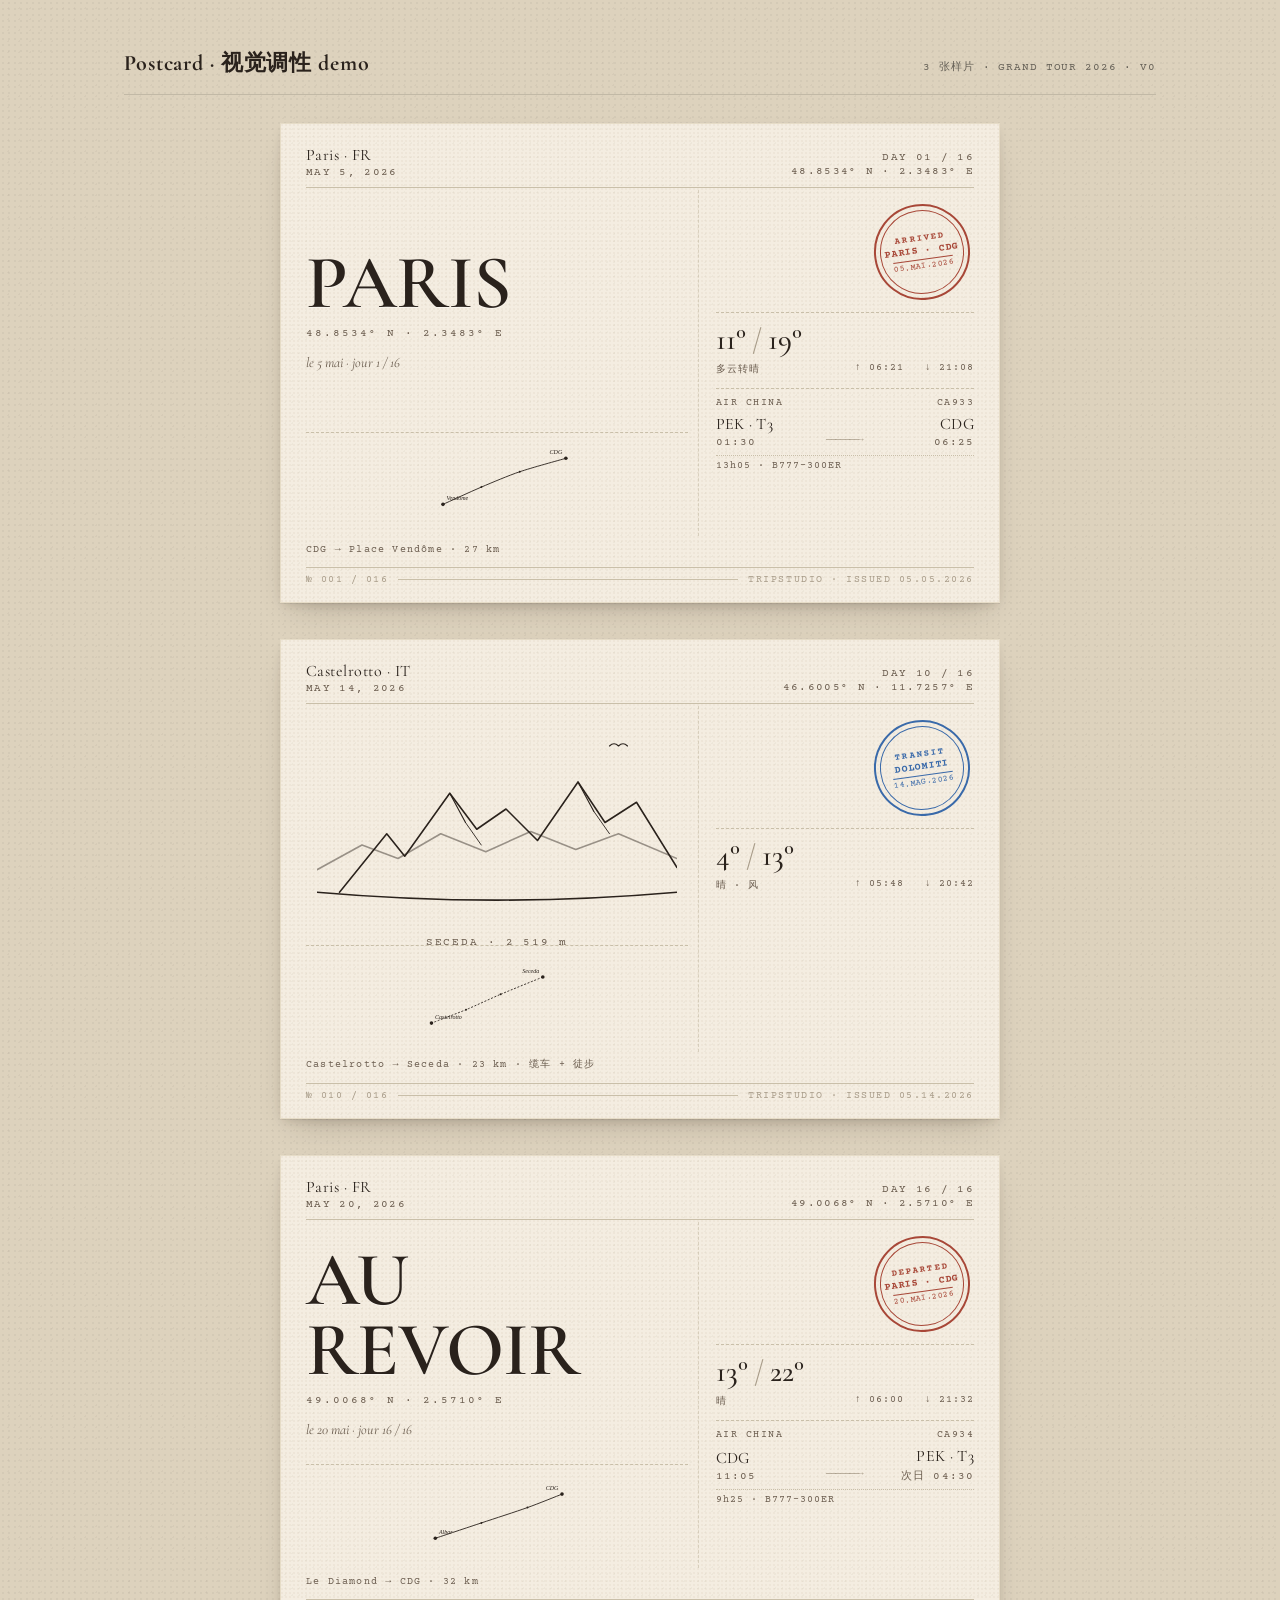
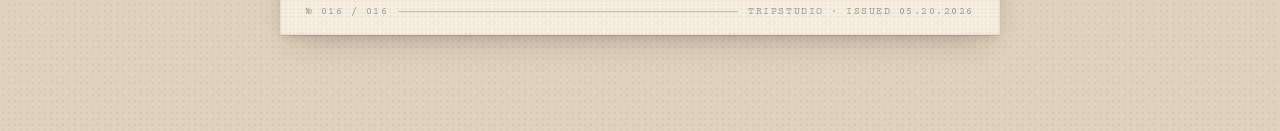
<file: demo/postcard.html>
<!doctype html>
<html lang="zh-CN">
<head>
  <meta charset="utf-8" />
  <meta name="viewport" content="width=device-width, initial-scale=1" />
  <title>TripStudio · Postcard demo</title>
  <link rel="stylesheet" href="postcard/postcard.css" />
  <!-- 衬线 + 等宽，离线可降级到本机字体 -->
  <link rel="preconnect" href="https://fonts.gstatic.com" crossorigin />
  <link href="https://fonts.googleapis.com/css2?family=Cormorant+Garamond:ital,wght@0,400;0,500;0,600;1,400&family=Courier+Prime:wght@400;700&display=swap" rel="stylesheet" />
</head>
<body>
  <div class="demo-shell">
    <header class="demo-header">
      <h1 class="demo-title">Postcard · 视觉调性 demo</h1>
      <span class="demo-meta">3 张样片 · grand tour 2026 · v0</span>
    </header>
    <main class="demo-grid" id="demo-grid"></main>
  </div>
  <script type="module">
    import { MOCK_POSTCARDS } from "./postcard/mock-data.js";
    import { renderPostcard } from "./postcard/renderer.js";
    const host = document.getElementById("demo-grid");
    MOCK_POSTCARDS.forEach((p) => host.appendChild(renderPostcard(p)));
  </script>
</body>
</html>
</file>
<file: demo/postcard/postcard.css>
/* 明信片 demo 样式
 *
 * 调性：纸感、留白、深棕墨色、衬线字体。
 * 不引用主产品的 styles.css —— demo 完全自闭包，方便随便改。
 */

/* ---------- 全局 ---------- */
:root {
  --pc-paper: #f4ede1;
  --pc-paper-edge: #e6dcc7;
  --pc-ink: #2a221c;
  --pc-ink-soft: #6b5d4f;
  --pc-ink-faint: #a89c89;
  --pc-red: #a23a2a;
  --pc-blue: #2a5fa6;
  --pc-rule: #c9bfa9;
  --pc-serif: "Cormorant Garamond", "Georgia", "Songti SC", serif;
  --pc-mono:  "Courier Prime", "Courier New", ui-monospace, monospace;
  --pc-sans:  "Inter", "Helvetica Neue", "PingFang SC", sans-serif;
}

* { box-sizing: border-box; }

html, body {
  margin: 0;
  padding: 0;
  font-family: var(--pc-sans);
  color: var(--pc-ink);
  background: #ddd2bd;
  background-image:
    radial-gradient(rgba(0,0,0,0.04) 1px, transparent 1px),
    radial-gradient(rgba(0,0,0,0.03) 1px, transparent 1px);
  background-size: 6px 6px, 11px 11px;
  background-position: 0 0, 3px 3px;
}

.demo-shell {
  max-width: 1080px;
  margin: 0 auto;
  padding: 48px 24px 96px;
}

.demo-header {
  display: flex;
  align-items: baseline;
  justify-content: space-between;
  margin-bottom: 28px;
  padding-bottom: 16px;
  border-bottom: 1px solid rgba(0,0,0,0.12);
}
.demo-title {
  font-family: var(--pc-serif);
  font-size: 22px;
  letter-spacing: 0.04em;
  margin: 0;
}
.demo-meta {
  font-family: var(--pc-mono);
  font-size: 11px;
  color: rgba(0,0,0,0.55);
  letter-spacing: 0.08em;
  text-transform: uppercase;
}

.demo-grid {
  display: grid;
  gap: 36px;
  justify-items: center;
}

/* ---------- 一张明信片 ---------- */
.pc {
  width: 720px;
  max-width: 100%;
  aspect-ratio: 3 / 2;
  background: var(--pc-paper);
  position: relative;
  padding: 22px 26px 18px;
  display: grid;
  grid-template-rows: auto 1fr auto;
  gap: 12px;
  /* 纸张外框 + 投影 */
  box-shadow:
    inset 0 0 0 1px var(--pc-paper-edge),
    0 1px 0 rgba(0,0,0,0.05),
    0 14px 30px -14px rgba(40,28,18,0.28),
    0 4px 10px -4px rgba(40,28,18,0.18);
  /* 纸纹噪点 */
  background-image:
    radial-gradient(rgba(120,90,40,0.05) 1px, transparent 1px),
    radial-gradient(rgba(80,60,30,0.04) 1px, transparent 1px);
  background-size: 4px 4px, 7px 7px;
  background-position: 0 0, 2px 3px;
  font-family: var(--pc-serif);
  color: var(--pc-ink);
  /* 让纸张稍微歪一点点，不要太多 */
  transform: rotate(0deg);
}
.pc::before {
  /* 中央分隔虚线（明信片背面感） */
  content: "";
  position: absolute;
  top: 14%;
  bottom: 14%;
  left: 58%;
  border-left: 1px dashed var(--pc-rule);
  opacity: 0.6;
  pointer-events: none;
}

.pc--error {
  font-family: var(--pc-mono);
  padding: 24px;
  color: #a23a2a;
  background: #fff5f0;
}

/* ---------- header ---------- */
.pc__header {
  display: flex;
  justify-content: space-between;
  align-items: baseline;
  border-bottom: 1px solid var(--pc-rule);
  padding-bottom: 8px;
  font-family: var(--pc-mono);
  font-size: 11px;
  letter-spacing: 0.12em;
  text-transform: uppercase;
  color: var(--pc-ink-soft);
}
.pc__header-left,
.pc__header-right {
  display: flex;
  flex-direction: column;
  gap: 2px;
}
.pc__header-right { text-align: right; }
.pc__header-place {
  font-family: var(--pc-serif);
  font-size: 16px;
  letter-spacing: 0.03em;
  color: var(--pc-ink);
  text-transform: none;
}
.pc__header-date,
.pc__header-day,
.pc__header-coord {
  font-size: 10.5px;
}

/* ---------- body 二栏 ---------- */
.pc__body {
  display: grid;
  grid-template-columns: 1.4fr 1fr;
  gap: 14px;
  min-height: 0;
}
.pc__left,
.pc__right {
  display: flex;
  flex-direction: column;
  gap: 12px;
  min-height: 0;
}
.pc__right {
  padding-left: 14px;
  align-items: stretch;
}

/* ---------- HERO ---------- */
.pc__hero {
  flex: 1;
  display: flex;
  flex-direction: column;
  justify-content: center;
  min-height: 0;
}
.pc__hero--typo {
  align-items: flex-start;
}
.pc__hero-title {
  font-family: var(--pc-serif);
  font-weight: 600;
  font-size: 76px;
  line-height: 0.92;
  letter-spacing: -0.01em;
  margin: 0;
  color: var(--pc-ink);
  /* 给标题一个细的描线 */
  text-shadow: 0 1px 0 rgba(255,255,255,0.4);
}
.pc__hero-sub {
  margin: 8px 0 0;
  font-family: var(--pc-mono);
  font-size: 11px;
  letter-spacing: 0.18em;
  color: var(--pc-ink-soft);
}
.pc__hero-accent {
  margin: 14px 0 0;
  font-family: var(--pc-serif);
  font-style: italic;
  font-size: 14px;
  color: var(--pc-ink-soft);
}
.pc__hero--icon {
  align-items: center;
  text-align: center;
}
.pc__hero-icon {
  width: 100%;
  max-width: 360px;
}
.pc__hero-icon svg { width: 100%; height: auto; }
.pc__hero-caption {
  margin: 6px 0 0;
  font-family: var(--pc-mono);
  font-size: 10.5px;
  letter-spacing: 0.18em;
  color: var(--pc-ink-soft);
}

/* ---------- map (left bottom) ---------- */
.pc__map {
  border-top: 1px dashed var(--pc-rule);
  padding-top: 8px;
}
.pc__map-svg svg { width: 100%; height: auto; max-height: 96px; }
.pc__map-caption {
  margin: 2px 0 0;
  font-family: var(--pc-mono);
  font-size: 10px;
  letter-spacing: 0.12em;
  color: var(--pc-ink-soft);
}

/* ---------- STAMP ---------- */
.pc__stamp {
  align-self: flex-end;
  width: 96px;
  height: 96px;
  border: 2px solid currentColor;
  border-radius: 50%;
  display: flex;
  align-items: center;
  justify-content: center;
  position: relative;
  transform: rotate(-8deg);
  opacity: 0.92;
  margin: 4px 4px 0 auto;
}
.pc__stamp::after {
  /* 双圈 */
  content: "";
  position: absolute;
  inset: 4px;
  border: 1px solid currentColor;
  border-radius: 50%;
  pointer-events: none;
}
.pc__stamp--red   { color: var(--pc-red); }
.pc__stamp--blue  { color: var(--pc-blue); }
.pc__stamp--black { color: var(--pc-ink); }
.pc__stamp-ring {
  display: flex;
  flex-direction: column;
  align-items: center;
  gap: 2px;
  font-family: var(--pc-mono);
  text-transform: uppercase;
  letter-spacing: 0.14em;
}
.pc__stamp-verb {
  font-size: 9px;
  font-weight: 700;
}
.pc__stamp-place {
  font-size: 10px;
  font-weight: 700;
  letter-spacing: 0.08em;
}
.pc__stamp-date {
  font-size: 8.5px;
  letter-spacing: 0.06em;
  border-top: 1px solid currentColor;
  padding-top: 1px;
  margin-top: 1px;
}

/* ---------- WEATHER ---------- */
.pc__weather {
  border-top: 1px dashed var(--pc-rule);
  padding-top: 8px;
  display: flex;
  flex-direction: column;
  gap: 4px;
}
.pc__weather-temp {
  font-family: var(--pc-serif);
  font-size: 30px;
  font-weight: 500;
  display: flex;
  align-items: baseline;
  gap: 6px;
}
.pc__weather-sep {
  color: var(--pc-ink-faint);
  font-weight: 300;
}
.pc__weather-meta {
  display: flex;
  justify-content: space-between;
  font-family: var(--pc-mono);
  font-size: 10px;
  color: var(--pc-ink-soft);
  letter-spacing: 0.1em;
}

/* ---------- TICKET ---------- */
.pc__ticket {
  border-top: 1px dashed var(--pc-rule);
  padding-top: 8px;
  font-family: var(--pc-mono);
  font-size: 11px;
  color: var(--pc-ink);
  display: flex;
  flex-direction: column;
  gap: 6px;
}
.pc__ticket-row--top {
  display: flex;
  justify-content: space-between;
  font-size: 10px;
  letter-spacing: 0.15em;
  text-transform: uppercase;
  color: var(--pc-ink-soft);
}
.pc__ticket-row--main {
  display: grid;
  grid-template-columns: 1fr auto 1fr;
  align-items: end;
  gap: 6px;
}
.pc__ticket-od {
  display: flex;
  flex-direction: column;
  gap: 2px;
}
.pc__ticket-od--right { text-align: right; }
.pc__ticket-place {
  font-family: var(--pc-serif);
  font-size: 16px;
  letter-spacing: 0.02em;
}
.pc__ticket-time {
  font-family: var(--pc-mono);
  font-size: 11px;
  color: var(--pc-ink-soft);
  letter-spacing: 0.1em;
}
.pc__ticket-arrow {
  font-size: 9px;
  color: var(--pc-ink-faint);
  letter-spacing: -0.05em;
  align-self: end;
  padding-bottom: 4px;
}
.pc__ticket-note {
  font-size: 10px;
  color: var(--pc-ink-soft);
  letter-spacing: 0.1em;
  border-top: 1px dotted var(--pc-rule);
  padding-top: 4px;
}

/* ---------- footer ---------- */
.pc__footer {
  border-top: 1px solid var(--pc-rule);
  padding-top: 6px;
  display: flex;
  align-items: center;
  gap: 10px;
  font-family: var(--pc-mono);
  font-size: 9.5px;
  letter-spacing: 0.16em;
  text-transform: uppercase;
  color: var(--pc-ink-faint);
}
.pc__footer-line {
  flex: 1;
  height: 1px;
  background: var(--pc-rule);
}

/* ---------- 适配 ---------- */
@media (max-width: 760px) {
  .pc {
    width: 100%;
    aspect-ratio: auto;
  }
  .pc::before { display: none; }
  .pc__body { grid-template-columns: 1fr; }
  .pc__right { padding-left: 0; border-top: 1px dashed var(--pc-rule); padding-top: 12px; }
  .pc__hero-title { font-size: 56px; }
  .pc__stamp { align-self: flex-start; margin: 0; }
}
</file>
